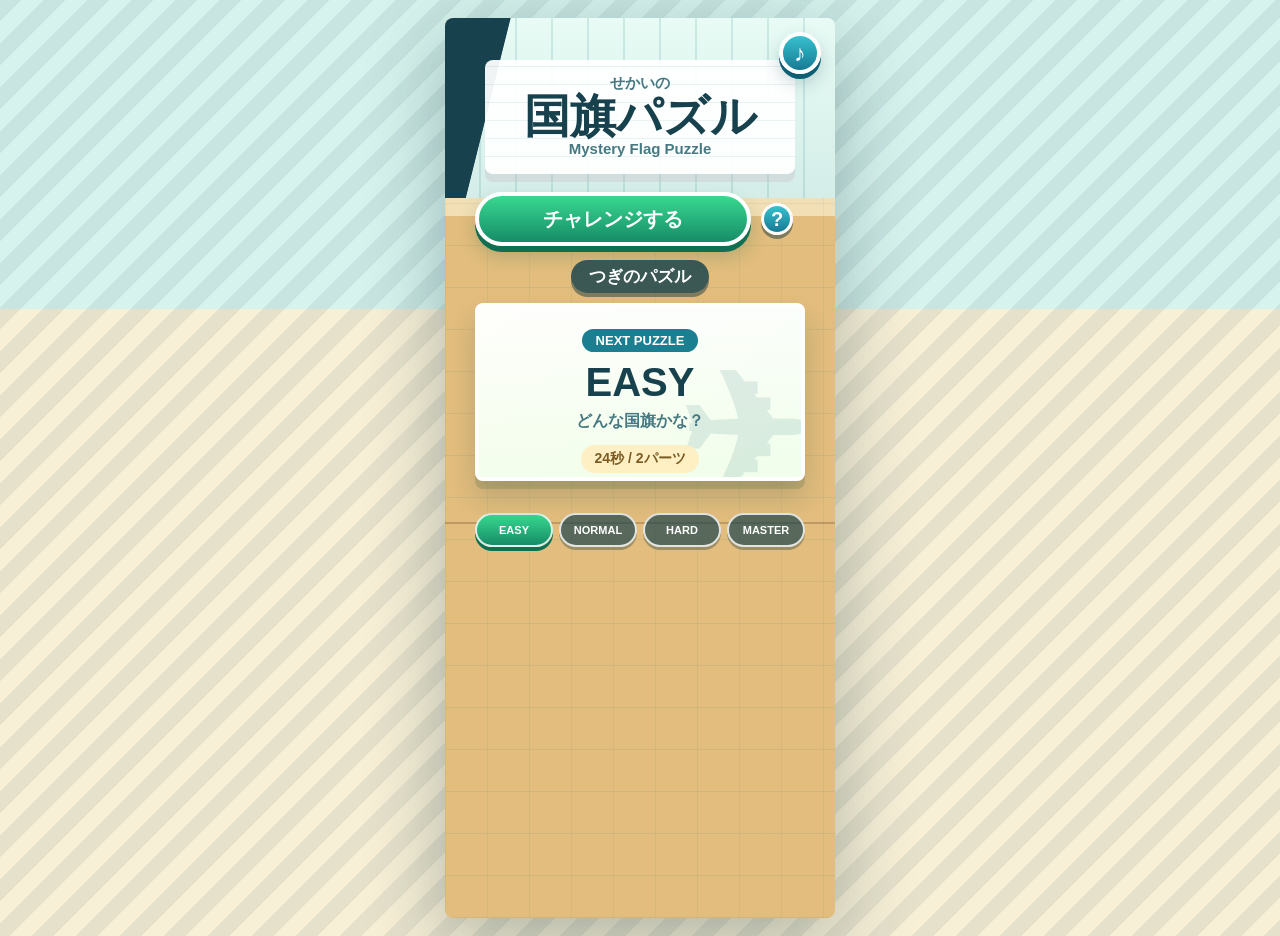
<file: index.html>
<!doctype html>
<html lang="ja">
  <head>
    <meta charset="utf-8" />
    <meta name="viewport" content="width=device-width, initial-scale=1" />
    <title>せかいの国旗パズルゲーム</title>
    <link rel="stylesheet" href="styles.css?v=20260705-4" />
  </head>
  <body>
    <main class="game" aria-live="polite">
      <section class="desk" aria-label="国旗パズルゲーム">
        <button class="sound-toggle active" id="soundToggle" type="button" aria-label="音を切る" aria-pressed="true" title="音を切る">♪</button>

        <section class="home-screen" id="homeScreen" aria-label="トップ画面">
          <div class="home-title">
            <span class="title-small">せかいの</span>
            <h1>国旗パズル</h1>
            <span class="title-small">Mystery Flag Puzzle</span>
          </div>

          <div class="home-actions">
            <button class="start-button" id="startButton" type="button">チャレンジする</button>
            <button class="help-button help-button-large" id="homeRulesButton" type="button" aria-label="ルールを見る" title="ルールを見る">?</button>
          </div>

          <div class="level-select-title">つぎのパズル</div>
          <div class="level-list next-challenge" id="levelList"></div>
          <div class="difficulty-road" id="difficultyRoad" aria-label="難易度の進み方"></div>
        </section>

        <section class="play-screen" id="playScreen" aria-label="プレイ画面" hidden>
          <div class="top-ui">
            <button class="icon-button" id="homeButton" type="button" aria-label="トップへ戻る" title="トップへ戻る">
              <span aria-hidden="true">⌂</span>
            </button>
            <div class="country-pill" id="countryName">
              <span class="country-ja">メキシコ</span>
              <span class="country-en">Mexico</span>
            </div>
            <div class="point-pill" aria-label="ポイント" title="ポイント">
              <span class="point-badge" aria-hidden="true"></span>
              <span id="pointCount">0</span>
            </div>
          </div>

          <div class="level-row">
            <div class="level-chip" id="levelChip">STAGE 1</div>
            <button class="help-button" id="rulesButton" type="button" aria-label="ルールを見る" title="ルールを見る">?</button>
          </div>

          <div class="timer-pill" aria-label="残り時間">
            <span class="clock" aria-hidden="true"></span>
            <span id="timer">20s</span>
          </div>

          <div class="flag-stage">
            <div class="tray">
              <div class="flag-board" id="flagBoard"></div>
            </div>
          </div>

          <div class="parts-zone" id="partsZone" aria-label="候補パーツ"></div>

          <div class="hint-pill" id="message">パーツをタップして国旗を完成させよう</div>
          <button class="continue-button" id="continueButton" type="button" hidden>つぎへ</button>
        </section>

        <dialog class="result-dialog" id="resultDialog">
          <div class="result-title" id="resultTitle">クリア！</div>
          <p id="resultText">よくできました。</p>
          <div class="result-actions">
            <button class="secondary-button" id="closeDialogButton" type="button">つづける</button>
            <button class="primary-button" id="nextButton" type="button">次の国旗</button>
          </div>
        </dialog>

        <dialog class="rules-dialog" id="rulesDialog">
          <div class="result-title">ルール</div>
          <p>国名に合うパーツを全部タップして、国旗を完成させます。</p>
          <p>正しいパーツは +1 ポイント。クリア時は残り時間ボーナスが入ります。</p>
          <p>ポイントはスコアです。最後まで進むとランクが出ます。</p>
          <div class="result-actions">
            <button class="primary-button" id="closeRulesButton" type="button">OK</button>
          </div>
        </dialog>
      </section>
    </main>

    <script src="script.js?v=20260705-4"></script>
  </body>
</html>
</file>
<file: styles.css>
:root {
  --ink: #183f4a;
  --panel: #fffaf0;
  --wood: #e0b978;
  --wood-dark: #8e6d45;
  --sky: #d8f0ec;
  --blue: #1ba7d6;
  --green: #34b77a;
  --red: #f32935;
  --shadow: 0 18px 34px rgba(42, 66, 69, 0.22);
}

* {
  box-sizing: border-box;
}

html,
body {
  min-height: 100%;
}

body {
  margin: 0;
  font-family: "Trebuchet MS", "Hiragino Sans", "Yu Gothic", sans-serif;
  color: var(--ink);
  background:
    linear-gradient(135deg, rgba(24, 63, 74, 0.08) 0 25%, transparent 25% 50%, rgba(24, 63, 74, 0.08) 50% 75%, transparent 75%),
    linear-gradient(180deg, #d7f3ee 0 33%, #f7efd6 33% 100%);
  background-size: 44px 44px, auto;
}

button {
  font: inherit;
}

[hidden] {
  display: none !important;
}

.game {
  min-height: 100vh;
  display: grid;
  align-items: center;
  justify-items: start;
  padding: 0;
}

.desk {
  position: relative;
  width: min(390px, 100vw);
  min-height: min(900px, 100vh);
  overflow: hidden;
  border-radius: 8px;
  background:
    linear-gradient(180deg, rgba(255, 255, 255, 0.3), transparent 18%),
    repeating-linear-gradient(0deg, rgba(29, 95, 104, 0.08) 0 1px, transparent 1px 42px),
    repeating-linear-gradient(90deg, rgba(29, 95, 104, 0.06) 0 1px, transparent 1px 42px),
    linear-gradient(180deg, #f2dfb5 0 22%, #e2bd7d 22% 100%);
  box-shadow: 0 24px 80px rgba(21, 53, 58, 0.32);
}

.desk::before {
  content: "";
  position: absolute;
  inset: 0 0 auto 0;
  height: 180px;
  background:
    linear-gradient(104deg, #17424d 0 15%, transparent 15.2%),
    repeating-linear-gradient(90deg, transparent 0 34px, rgba(30, 123, 132, 0.14) 34px 36px),
    linear-gradient(180deg, #e8fbf5, #d4ede8);
}

.desk::after {
  content: "";
  position: absolute;
  left: 0;
  right: 0;
  top: 504px;
  height: 2px;
  background: rgba(99, 60, 35, 0.28);
}

.top-ui,
.level-row,
.home-screen,
.play-screen,
.sound-toggle,
.timer-pill,
.flag-stage,
.parts-zone,
.hint-pill {
  position: relative;
  z-index: 1;
}

.sound-toggle {
  position: absolute;
  top: 14px;
  right: 14px;
  z-index: 5;
  width: 42px;
  height: 42px;
  display: grid;
  place-items: center;
  border: 4px solid #fff;
  border-radius: 50%;
  color: #fff;
  background: linear-gradient(180deg, #38c1cf, #167b94);
  font-size: 23px;
  font-weight: 900;
  line-height: 1;
  box-shadow: 0 5px 0 #0f5f74, 0 9px 18px rgba(20, 70, 85, 0.24);
  cursor: pointer;
}

.sound-toggle.muted {
  color: rgba(255, 255, 255, 0.78);
  background: linear-gradient(180deg, #aaa1b3, #766d80);
  box-shadow: 0 5px 0 #5f566a, 0 9px 18px rgba(42, 27, 83, 0.18);
}

.sound-toggle.muted::after {
  content: "";
  position: absolute;
  width: 26px;
  height: 4px;
  border-radius: 999px;
  background: #fff;
  transform: rotate(-38deg);
  box-shadow: 0 2px 0 rgba(64, 33, 81, 0.2);
}

.home-screen {
  height: min(900px, 100vh);
  overflow-y: auto;
  padding: 42px 18px 18px;
  scrollbar-width: thin;
}

.home-title {
  width: min(310px, 100%);
  margin: 0 auto 18px;
  padding: 14px 18px 16px;
  border-radius: 8px;
  color: #17424d;
  background:
    repeating-linear-gradient(0deg, transparent 0 17px, rgba(54, 135, 147, 0.1) 17px 18px),
    rgba(255, 255, 255, 0.94);
  text-align: center;
  box-shadow: 0 8px 0 rgba(194, 190, 196, 0.35);
}

.home-title h1 {
  margin: 0;
  font-size: clamp(34px, 10vw, 46px);
  line-height: 1.05;
  letter-spacing: 0;
}

.title-small {
  display: block;
  color: #477982;
  font-size: 15px;
  font-weight: 900;
  line-height: 1.2;
}

.home-actions {
  display: grid;
  grid-template-columns: 1fr 44px;
  gap: 10px;
  width: min(330px, 100%);
  margin: 0 auto 14px;
  align-items: center;
}

.start-button {
  min-height: 54px;
  border: 4px solid #fff;
  border-radius: 999px;
  color: #fff;
  background: linear-gradient(180deg, #39d890, #168c68);
  font-size: 20px;
  font-weight: 900;
  box-shadow: 0 6px 0 #0e6f52, 0 10px 18px rgba(27, 96, 72, 0.24);
  cursor: pointer;
}

.help-button-large {
  width: 44px;
  font-size: 24px;
}

.level-select-title {
  width: max-content;
  margin: 0 auto 10px;
  padding: 5px 18px;
  border-radius: 999px;
  color: #fff;
  background: rgba(23, 66, 77, 0.82);
  font-size: 17px;
  font-weight: 900;
  box-shadow: 0 4px 0 rgba(11, 44, 54, 0.45);
}

.level-list {
  display: grid;
  gap: 14px;
  padding-bottom: 18px;
}

.next-challenge {
  width: min(330px, 100%);
  margin: 0 auto;
}

.next-stage-card {
  position: relative;
  min-height: 178px;
  width: 100%;
  border: 4px solid rgba(255, 255, 255, 0.92);
  border-radius: 8px;
  color: #17424d;
  background:
    repeating-linear-gradient(0deg, transparent 0 18px, rgba(31, 105, 117, 0.1) 18px 19px),
    linear-gradient(180deg, rgba(255, 255, 255, 0.97), rgba(255, 249, 232, 0.97)),
    linear-gradient(135deg, #f6df8f, #8bd5c9);
  box-shadow: 0 8px 0 rgba(80, 100, 74, 0.22), 0 16px 26px rgba(36, 71, 68, 0.2);
  cursor: pointer;
  overflow: hidden;
}

.next-stage-card::before {
  content: "✈";
  position: absolute;
  right: -8px;
  bottom: -34px;
  color: rgba(31, 105, 117, 0.12);
  font-size: 156px;
  font-weight: 900;
  line-height: 1;
}

.next-stage-card span {
  position: relative;
  z-index: 1;
  display: block;
  text-align: center;
}

.next-stage-kicker {
  width: max-content;
  margin: 18px auto 10px;
  padding: 4px 14px;
  border-radius: 999px;
  color: #fff;
  background: #1b7f91;
  font-size: 13px;
  font-weight: 900;
}

.next-stage-title {
  color: #17424d;
  font-size: 40px;
  font-weight: 900;
  line-height: 1;
}

.next-stage-hint {
  margin-top: 9px;
  color: #477982;
  font-size: 16px;
  font-weight: 900;
}

.next-stage-meta {
  width: max-content;
  margin: 13px auto 0;
  padding: 5px 13px;
  border-radius: 999px;
  color: #7b5b24;
  background: rgba(255, 239, 193, 0.92);
  font-size: 14px;
  font-weight: 900;
}

.next-stage-card.difficulty-easy {
  background:
    linear-gradient(180deg, rgba(255, 255, 255, 0.96), rgba(245, 255, 238, 0.96)),
    linear-gradient(135deg, #fff3b8, #76e596);
}

.next-stage-card.difficulty-normal {
  background:
    linear-gradient(180deg, rgba(255, 255, 255, 0.96), rgba(235, 250, 255, 0.96)),
    linear-gradient(135deg, #bff1ff, #78b8ff);
}

.next-stage-card.difficulty-hard {
  background:
    linear-gradient(180deg, rgba(255, 255, 255, 0.96), rgba(255, 245, 226, 0.96)),
    linear-gradient(135deg, #ffd47c, #ff9a5a);
}

.next-stage-card.difficulty-master {
  background:
    linear-gradient(180deg, rgba(255, 255, 255, 0.96), rgba(244, 236, 255, 0.96)),
    linear-gradient(135deg, #d5c4ff, #8b64df);
}

.difficulty-road {
  display: grid;
  grid-template-columns: repeat(4, minmax(0, 1fr));
  gap: 6px;
  width: min(330px, 100%);
  margin: 14px auto 0;
}

.road-item {
  min-height: 34px;
  display: grid;
  place-items: center;
  padding: 0 2px;
  border: 2px solid rgba(255, 255, 255, 0.82);
  border-radius: 999px;
  color: #fff;
  background: rgba(23, 66, 77, 0.68);
  font-size: 11px;
  font-weight: 900;
  box-shadow: 0 3px 0 rgba(11, 44, 54, 0.32);
  cursor: pointer;
}

.road-item.active {
  background: linear-gradient(180deg, #39d890, #168c68);
  box-shadow: 0 4px 0 #0e6f52;
}

.difficulty-section {
  border-radius: 8px;
  padding: 10px;
  background: rgba(255, 247, 229, 0.62);
  box-shadow: inset 0 0 0 2px rgba(255, 255, 255, 0.55);
}

.difficulty-header {
  display: flex;
  align-items: center;
  justify-content: space-between;
  gap: 8px;
  margin-bottom: 9px;
}

.difficulty-name {
  display: inline-flex;
  min-height: 30px;
  align-items: center;
  padding: 3px 14px;
  border-radius: 999px;
  color: #fff;
  font-size: 18px;
  font-weight: 900;
  box-shadow: 0 4px 0 rgba(72, 42, 52, 0.25);
}

.difficulty-note {
  color: #6c4257;
  font-size: 12px;
  font-weight: 900;
}

.difficulty-easy .difficulty-name {
  background: linear-gradient(180deg, #35df65, #17a949);
}

.difficulty-normal .difficulty-name {
  background: linear-gradient(180deg, #28c8ef, #168db5);
}

.difficulty-hard .difficulty-name {
  background: linear-gradient(180deg, #ffb53d, #e2741d);
}

.difficulty-master .difficulty-name {
  background: linear-gradient(180deg, #a887ff, #6841bd);
}

.difficulty-grid {
  display: grid;
  grid-template-columns: repeat(2, minmax(0, 1fr));
  gap: 10px;
}

.level-card {
  min-height: 76px;
  padding: 11px 8px 10px;
  border: 3px solid rgba(255, 255, 255, 0.88);
  border-radius: 8px;
  color: #17424d;
  background:
    repeating-linear-gradient(0deg, transparent 0 16px, rgba(31, 105, 117, 0.09) 16px 17px),
    linear-gradient(180deg, rgba(255, 255, 255, 0.95), rgba(255, 247, 229, 0.95)),
    linear-gradient(135deg, #f2d885, #88d6ca);
  box-shadow: 0 6px 0 rgba(80, 100, 74, 0.2), 0 10px 18px rgba(36, 71, 68, 0.16);
  cursor: pointer;
  text-align: center;
}

.level-card.next-level {
  border-color: #fff;
  background:
    linear-gradient(180deg, rgba(255, 255, 255, 0.98), rgba(255, 250, 220, 0.98)),
    linear-gradient(135deg, #fff18c, #5ee48a);
  box-shadow: 0 7px 0 rgba(20, 122, 61, 0.35), 0 10px 18px rgba(89, 50, 32, 0.18);
}

.level-card:active {
  transform: translateY(4px);
  box-shadow: 0 2px 0 rgba(130, 78, 46, 0.23);
}

.level-card span {
  display: block;
}

.level-card-number {
  width: max-content;
  margin: 0 auto 4px;
  padding: 2px 9px;
  border-radius: 999px;
  color: #fff;
  background: #1b7f91;
  font-size: 12px;
  font-weight: 900;
}

.level-card-en {
  color: #477982;
  font-size: 11px;
  font-weight: 900;
  line-height: 1.2;
  text-transform: uppercase;
}

.level-card-meta {
  margin-top: 6px;
  color: #9a5b35;
  font-size: 12px;
  font-weight: 900;
}

.top-ui {
  display: grid;
  grid-template-columns: 52px 1fr 94px;
  gap: 12px;
  align-items: center;
  padding: 48px 22px 0;
}

.icon-button {
  width: 50px;
  aspect-ratio: 1;
  border: 4px solid #fff;
  border-radius: 50%;
  color: #fff;
  background: linear-gradient(180deg, #38c1cf, #167b94);
  font-size: 34px;
  font-weight: 900;
  line-height: 1;
  box-shadow: 0 4px 0 #0f5f74, 0 6px 14px rgba(20, 70, 85, 0.28);
  cursor: pointer;
}

.country-pill,
.timer-pill,
.point-pill,
.hint-pill {
  display: flex;
  align-items: center;
  justify-content: center;
  border-radius: 999px;
  font-weight: 900;
  letter-spacing: 0;
  text-align: center;
}

.country-pill {
  flex-direction: column;
  gap: 1px;
  min-width: 0;
  min-height: 58px;
  padding: 7px 12px 8px;
  color: #17424d;
  background:
    repeating-linear-gradient(0deg, transparent 0 14px, rgba(54, 135, 147, 0.09) 14px 15px),
    rgba(255, 255, 255, 0.94);
  white-space: nowrap;
  box-shadow: 0 8px 0 rgba(194, 190, 196, 0.35);
}

.country-ja {
  font-size: clamp(24px, 6.8vw, 34px);
  line-height: 1.02;
}

.country-en {
  color: #477982;
  font-size: clamp(12px, 3.2vw, 15px);
  line-height: 1;
}

.point-pill {
  gap: 8px;
  justify-content: flex-start;
  padding: 0 10px 0 6px;
  min-height: 44px;
  color: #fff;
  background: rgba(26, 75, 82, 0.38);
  font-size: 28px;
  text-shadow: 0 2px 0 rgba(0, 0, 0, 0.18);
}

.point-badge {
  position: relative;
  display: grid;
  place-items: center;
  width: 34px;
  aspect-ratio: 1;
  border-radius: 50%;
  border: 4px solid #ffdf65;
  background: radial-gradient(circle, #ffef6c 0 28%, #f7b72e 30% 100%);
  box-shadow: inset 0 0 0 3px #e78f17;
}

.point-badge::before {
  content: "P";
  color: #a45a00;
  font-size: 15px;
  font-weight: 900;
  line-height: 1;
}

.level-row {
  display: flex;
  justify-content: center;
  align-items: center;
  gap: 8px;
  margin: 10px auto 0;
}

.level-chip {
  width: max-content;
  min-height: 32px;
  padding: 4px 18px;
  border-radius: 999px;
  color: #fff;
  background: rgba(23, 66, 77, 0.84);
  font-size: 18px;
  font-weight: 900;
  box-shadow: 0 4px 0 rgba(11, 44, 54, 0.45);
}

.help-button {
  width: 32px;
  aspect-ratio: 1;
  border: 3px solid #fff;
  border-radius: 50%;
  color: #fff;
  background: linear-gradient(180deg, #38c1cf, #167b94);
  font-size: 20px;
  font-weight: 900;
  line-height: 1;
  box-shadow: 0 4px 0 rgba(11, 44, 54, 0.45);
  cursor: pointer;
}

.timer-pill {
  width: 145px;
  min-height: 52px;
  gap: 9px;
  margin: 10px auto 0;
  color: white;
  background: linear-gradient(180deg, #42c9d4, #15809b);
  border: 3px solid rgba(255, 255, 255, 0.92);
  font-size: 40px;
  box-shadow: 0 4px 0 #0f5f74;
}

.clock {
  width: 38px;
  aspect-ratio: 1;
  border-radius: 50%;
  border: 5px solid #e9f9ff;
  background:
    linear-gradient(40deg, transparent 0 46%, #d97922 47% 53%, transparent 54%),
    linear-gradient(92deg, transparent 0 46%, #2a90ba 47% 53%, transparent 54%),
    #fff6d8;
  box-shadow: inset 0 0 0 2px #42c8ed;
}

.flag-stage {
  margin: 74px auto 0;
  width: min(368px, calc(100% - 46px));
  perspective: 900px;
}

.tray {
  padding: 18px 18px 24px;
  border-radius: 6px;
  background:
    repeating-linear-gradient(0deg, transparent 0 18px, rgba(31, 105, 117, 0.08) 18px 19px),
    linear-gradient(180deg, #fffaf0 0%, #f5ead4 100%);
  transform: rotateX(6deg) rotate(-1deg);
  box-shadow: var(--shadow);
}

.flag-board {
  position: relative;
  height: 164px;
  overflow: hidden;
  background: #f7f8f5;
  box-shadow:
    inset 0 0 0 2px rgba(31, 105, 117, 0.12),
    inset 0 -9px rgba(30, 83, 91, 0.08);
}

.flag-board::after {
  content: "";
  position: absolute;
  inset: 0;
  z-index: 40;
  pointer-events: none;
  box-shadow:
    inset 0 0 0 2px rgba(86, 67, 60, 0.22),
    inset 0 -8px rgba(0, 0, 0, 0.06);
}

.stripe,
.field,
.diagonal,
.cross,
.emblem-slot,
.slot-ghost,
.piece-art {
  position: absolute;
}

.emblem-slot {
  left: 50%;
  top: 50%;
  width: var(--slot-size, 84px);
  height: var(--slot-size, 84px);
  translate: -50% -50%;
  display: grid;
  place-items: center;
  color: rgba(85, 85, 85, 0.22);
  filter: grayscale(1);
}

.emblem-slot.empty {
  opacity: 0.55;
}

.emblem-slot.filled {
  color: inherit;
  opacity: 1;
  filter: none;
  animation: pop-in 260ms ease-out;
}

.parts-zone {
  height: 226px;
  margin: 24px 18px 0;
}

.part {
  position: absolute;
  left: var(--x);
  top: var(--y);
  width: var(--size);
  height: var(--size);
  display: grid;
  place-items: center;
  border: 0;
  background: transparent;
  cursor: pointer;
  touch-action: manipulation;
  transform: rotate(var(--rotate));
  filter: drop-shadow(12px 14px 0 rgba(44, 73, 62, 0.22));
  transition: transform 160ms ease, opacity 180ms ease;
}

.part:hover,
.part:focus-visible {
  transform: translateY(-8px) rotate(var(--rotate));
  outline: none;
}

.part.used {
  opacity: 0;
  pointer-events: none;
}

.piece-art {
  inset: 0;
}

.slot-ghost {
  display: grid;
  place-items: center;
  border: 2px dashed rgba(31, 105, 117, 0.2);
  opacity: 0.28;
  filter: grayscale(1);
}

.slot-ghost .piece-art {
  position: relative;
  width: 100%;
  height: 100%;
}

.board-piece {
  inset: auto;
  right: auto;
  bottom: auto;
  animation: pop-in 220ms ease-out;
  filter: drop-shadow(0 4px 0 rgba(0, 0, 0, 0.08));
}

.board-piece.c-white,
.board-piece.white-panel,
.board-piece.white-field,
.board-piece.arg-white,
.board-piece.egypt-white {
  box-shadow:
    inset 0 0 0 1px rgba(84, 72, 68, 0.18),
    inset 0 -4px rgba(0, 0, 0, 0.035);
}

.blank-bg {
  background:
    linear-gradient(135deg, rgba(255, 255, 255, 0.86), rgba(238, 238, 238, 0.86)),
    repeating-linear-gradient(45deg, #ececec 0 12px, #f7f7f7 12px 24px);
}

.hint-pill {
  width: min(348px, calc(100% - 40px));
  min-height: 56px;
  margin: 0 auto 12px;
  padding: 10px 18px;
  color: #fff;
  background: rgba(23, 66, 77, 0.78);
  font-size: clamp(18px, 5.1vw, 23px);
  text-shadow: 0 2px 0 rgba(11, 44, 54, 0.25);
}

.continue-button {
  position: relative;
  z-index: 1;
  display: block;
  width: min(260px, calc(100% - 72px));
  min-height: 52px;
  margin: 0 auto 12px;
  border: 4px solid #fff;
  border-radius: 999px;
  color: #fff;
  background: linear-gradient(180deg, #39d890, #168c68);
  font-size: 24px;
  font-weight: 900;
  box-shadow: 0 6px 0 #0e6f52, 0 10px 18px rgba(27, 96, 72, 0.24);
  cursor: pointer;
}

.result-dialog,
.rules-dialog {
  z-index: 4;
  width: min(360px, calc(100% - 42px));
  border: 0;
  border-radius: 8px;
  padding: 24px;
  color: var(--ink);
  background: var(--panel);
  box-shadow: 0 22px 70px rgba(35, 15, 32, 0.4);
}

.result-dialog::backdrop,
.rules-dialog::backdrop {
  background: rgba(34, 18, 28, 0.38);
}

.result-title {
  font-size: 34px;
  font-weight: 900;
}

.result-dialog p,
.rules-dialog p {
  margin: 8px 0 18px;
  font-weight: 700;
}

.result-actions {
  display: flex;
  gap: 10px;
}

.primary-button,
.secondary-button {
  flex: 1;
  min-height: 48px;
  border: 0;
  border-radius: 8px;
  font-weight: 900;
  color: white;
  cursor: pointer;
}

.primary-button {
  background: linear-gradient(180deg, #28e255, #16aa39);
  box-shadow: inset 0 2px rgba(255, 255, 255, 0.45);
}

.secondary-button {
  background: #8765c8;
}

.mexico-bg {
  background: linear-gradient(90deg, #15895e 0 33.33%, #fff 33.33% 66.66%, #ff1f35 66.66%);
}

.green-panel {
  background: #15895e;
}

.white-panel,
.white-field,
.arg-white {
  background: #fff;
}

.red-panel {
  background: #ff1f35;
}

.red-field {
  background: #fa1f23;
}

.egypt-red {
  background: #de2447;
}

.egypt-white {
  background: #fff;
}

.egypt-black {
  background: #111;
}

.arg-blue-top,
.arg-blue-bottom {
  background: #72c7f2;
}

.vietnam-bg {
  background: #fa1f23;
}

.egypt-bg {
  background: linear-gradient(180deg, #de2447 0 33.33%, #fff 33.33% 66.66%, #111 66.66%);
}

.korea-bg {
  background: #fff;
}

.union-bg {
  background: #131aa7;
}

.union-bg::before,
.union-bg::after {
  content: "";
  position: absolute;
  inset: 0;
}

.union-bg::before {
  background:
    linear-gradient(32deg, transparent 0 43%, #fff 43.5% 47.5%, #d91e35 48% 51%, #fff 51.5% 55.5%, transparent 56%),
    linear-gradient(148deg, transparent 0 43%, #fff 43.5% 47.5%, #d91e35 48% 51%, #fff 51.5% 55.5%, transparent 56%);
}

.union-bg::after {
  background:
    linear-gradient(90deg, transparent 0 42%, #fff 42% 58%, transparent 58%),
    linear-gradient(0deg, transparent 0 38%, #fff 38% 62%, transparent 62%),
    linear-gradient(90deg, transparent 0 45%, #d91e35 45% 55%, transparent 55%),
    linear-gradient(0deg, transparent 0 43%, #d91e35 43% 57%, transparent 57%);
}

.center {
  left: 50%;
  top: 50%;
  translate: -50% -50%;
}

.star {
  width: 100%;
  height: 100%;
  background: #ffd92e;
  clip-path: polygon(50% 0, 61% 35%, 98% 35%, 68% 56%, 79% 91%, 50% 70%, 21% 91%, 32% 56%, 2% 35%, 39% 35%);
}

.eagle {
  color: #d6a11c;
}

.eagle::before {
  content: "♜";
  font-size: 74px;
  line-height: 1;
}

.sun,
.taegeuk {
  border-radius: 50%;
  background: #fff;
}

.sun::before {
  content: "";
  position: absolute;
  inset: 11%;
  border-radius: 50%;
  background:
    repeating-conic-gradient(from 2deg, #f6bd36 0 5deg, transparent 5deg 10deg),
    radial-gradient(circle, #ffd43f 0 29%, transparent 30%);
}

.blue-sun {
  filter: hue-rotate(178deg) saturate(1.5);
}

.mexico-seal::before {
  content: "🦅";
  font-size: 48px;
  line-height: 1;
}

.taegeuk {
  overflow: hidden;
  border: 1px solid rgba(0, 0, 0, 0.06);
  background: linear-gradient(180deg, #e62d44 0 50%, #0752b8 50%);
}

.taegeuk::before,
.taegeuk::after {
  content: "";
  position: absolute;
  width: 50%;
  height: 50%;
  border-radius: 50%;
  left: 25%;
}

.taegeuk::before {
  top: 0;
  background: #0752b8;
}

.taegeuk::after {
  bottom: 0;
  background: #e62d44;
}

.trigrams {
  color: #111;
  font-size: 38px;
  font-weight: 900;
  line-height: 0.75;
  display: grid;
  gap: 2px;
}

.trigram-set {
  position: absolute;
  width: 58px;
  height: 34px;
}

.piece-art.trigram-a,
.piece-art.trigram-b,
.piece-art.trigram-c,
.piece-art.trigram-d {
  left: 0;
  top: 0;
  right: auto;
  bottom: auto;
  width: 100%;
  height: 100%;
  display: grid;
  align-content: center;
  gap: 12%;
  transform: none;
}

.piece-art.trigram-a span,
.piece-art.trigram-b span,
.piece-art.trigram-c span,
.piece-art.trigram-d span {
  display: block;
  height: 20%;
  background: #111;
}

.piece-art.trigram-b span:nth-child(2),
.piece-art.trigram-c span:nth-child(1),
.piece-art.trigram-c span:nth-child(3),
.piece-art.trigram-d span {
  background: linear-gradient(90deg, #111 0 42%, transparent 42% 58%, #111 58%);
}

.trigram-set span {
  display: block;
  height: 7px;
  margin-bottom: 5px;
  background: #111;
}

.trigram-set.split span:nth-child(2) {
  background: linear-gradient(90deg, #111 0 42%, transparent 42% 58%, #111 58%);
}

.trigram-a {
  left: 20%;
  top: 20%;
  transform: rotate(-32deg);
}

.trigram-b {
  right: 20%;
  top: 20%;
  transform: rotate(32deg);
}

.trigram-c {
  left: 20%;
  bottom: 20%;
  transform: rotate(32deg);
}

.trigram-d {
  right: 20%;
  bottom: 20%;
  transform: rotate(-32deg);
}

.leaf {
  width: 100%;
  height: 100%;
  background: #fff;
  clip-path: polygon(48% 0, 58% 23%, 76% 15%, 70% 35%, 94% 32%, 72% 48%, 83% 68%, 59% 59%, 55% 100%, 45% 100%, 41% 59%, 17% 68%, 28% 48%, 6% 32%, 30% 35%, 24% 15%, 42% 23%);
}

.five-stars {
  position: relative;
  width: 100%;
  height: 100%;
}

.five-stars::before {
  content: "✦ ✦\A ✦\A✦ ✦";
  white-space: pre;
  position: absolute;
  inset: 0;
  display: grid;
  place-items: center;
  color: #fff;
  font-size: 28px;
  line-height: 0.8;
  font-weight: 900;
}

.stgeorge {
  background:
    linear-gradient(90deg, transparent 0 42%, #e51f2f 42% 58%, transparent 58%),
    linear-gradient(0deg, transparent 0 42%, #e51f2f 42% 58%, transparent 58%);
}

.red-cross {
  background:
    linear-gradient(90deg, transparent 0 42%, #e51f2f 42% 58%, transparent 58%),
    linear-gradient(0deg, transparent 0 42%, #e51f2f 42% 58%, transparent 58%);
}

.c-red {
  background: #e82936;
}

.c-deep-red {
  background: #c8192e;
}

.c-white {
  background: #fff;
}

.c-blue {
  background: #1756b8;
}

.c-navy {
  background: #122486;
}

.c-sky {
  background: #72c7f2;
}

.c-green {
  background: #138a57;
}

.c-deep-green {
  background: #087847;
}

.c-yellow {
  background: #ffd735;
}

.c-gold {
  background: #f4b22a;
}

.c-black {
  background: #111;
}

.c-orange {
  background: #f48b35;
}

.c-maroon {
  background: #7b1432;
}

.stripe-reds {
  background: repeating-linear-gradient(180deg, #e82936 0 7.69%, #fff 7.69% 15.38%);
}

.stripe-red-white {
  background: repeating-linear-gradient(180deg, #e82936 0 7.14%, #fff 7.14% 14.28%);
}

.stripe-blue-white {
  background: repeating-linear-gradient(180deg, #1756b8 0 20%, #fff 20% 40%);
}

.sym-star,
.sym-white-star,
.sym-green-star,
.sym-black-star {
  background: #ffd735;
  clip-path: polygon(50% 0, 61% 35%, 98% 35%, 68% 56%, 79% 91%, 50% 70%, 21% 91%, 32% 56%, 2% 35%, 39% 35%);
}

.sym-white-star {
  background: #fff;
}

.sym-green-star {
  background: #087847;
}

.sym-black-star {
  background: #111;
}

.sym-david-star {
  display: grid;
  place-items: center;
  color: #1756b8;
  background: transparent;
}

.sym-david-star::before {
  content: "✡";
  font-size: min(72px, 15vw);
  font-weight: 900;
  line-height: 1;
}

.sym-red-disc,
.sym-blue-disc,
.sym-yellow-disc,
.sym-white-disc {
  border-radius: 50%;
}

.sym-red-disc {
  background: #e82936;
}

.sym-blue-disc {
  background: #1756b8;
}

.sym-yellow-disc {
  background: #f4b22a;
}

.sym-white-disc {
  background: #fff;
}

.sym-sun,
.sym-blue-wheel {
  border-radius: 50%;
  background: #fff;
}

.sym-sun::before,
.sym-blue-wheel::before {
  content: "";
  position: absolute;
  inset: 8%;
  border-radius: 50%;
  background:
    repeating-conic-gradient(from 2deg, #f4b22a 0 5deg, transparent 5deg 10deg),
    radial-gradient(circle, #ffd735 0 30%, transparent 31%);
}

.sym-blue-wheel::before {
  background:
    repeating-conic-gradient(from 2deg, #1756b8 0 4deg, transparent 4deg 9deg),
    radial-gradient(circle, #1756b8 0 14%, transparent 15%);
}

.sym-eagle {
  display: grid;
  place-items: center;
  color: #b8841c;
}

.sym-eagle::before {
  content: "🦅";
  font-size: min(68px, 14vw);
  line-height: 1;
}

.spain-emblem,
.portugal-emblem {
  display: grid;
  place-items: center;
  border-radius: 50%;
  background:
    radial-gradient(circle, #f6d24b 0 44%, #d62635 45% 56%, #f6d24b 57% 100%);
  box-shadow: inset 0 0 0 2px rgba(92, 44, 23, 0.18);
}

.spain-emblem::before,
.portugal-emblem::before {
  content: "";
  width: 45%;
  height: 58%;
  border-radius: 0 0 35% 35%;
  background:
    linear-gradient(90deg, #d62635 0 33%, #fff 33% 66%, #d62635 66%),
    #fff;
  box-shadow: 0 -6px 0 #f6d24b;
}

.brazil-globe {
  overflow: hidden;
  border-radius: 50%;
  background:
    radial-gradient(circle at 35% 35%, #fff 0 2.5%, transparent 3%),
    radial-gradient(circle at 62% 54%, #fff 0 2.2%, transparent 2.8%),
    radial-gradient(circle at 50% 72%, #fff 0 2.2%, transparent 2.8%),
    linear-gradient(18deg, transparent 0 39%, #fff 40% 48%, transparent 49%),
    #1756b8;
}

.ethiopia-emblem {
  display: grid;
  place-items: center;
  border-radius: 50%;
  background: #1756b8;
}

.ethiopia-emblem::before {
  content: "★";
  color: #ffd735;
  font-size: min(56px, 12vw);
  line-height: 1;
}

.sym-maple {
  background: #e82936;
  clip-path: polygon(48% 0, 58% 23%, 76% 15%, 70% 35%, 94% 32%, 72% 48%, 83% 68%, 59% 59%, 55% 100%, 45% 100%, 41% 59%, 17% 68%, 28% 48%, 6% 32%, 30% 35%, 24% 15%, 42% 23%);
}

.sym-crescent {
  background: center / contain no-repeat url("data:image/svg+xml,%3Csvg width='120' height='90' viewBox='0 0 120 90' xmlns='http://www.w3.org/2000/svg'%3E%3Cmask id='m'%3E%3Crect width='120' height='90' fill='black'/%3E%3Ccircle cx='45' cy='45' r='30' fill='white'/%3E%3Ccircle cx='57' cy='45' r='25' fill='black'/%3E%3C/mask%3E%3Crect width='120' height='90' fill='%23fff' mask='url(%23m)'/%3E%3C/svg%3E");
}

.sym-crescent-star {
  background: center / contain no-repeat url("data:image/svg+xml,%3Csvg width='120' height='90' viewBox='0 0 120 90' xmlns='http://www.w3.org/2000/svg'%3E%3Cmask id='m'%3E%3Crect width='120' height='90' fill='black'/%3E%3Ccircle cx='43' cy='45' r='30' fill='white'/%3E%3Ccircle cx='55' cy='45' r='25' fill='black'/%3E%3C/mask%3E%3Crect width='120' height='90' fill='%23fff' mask='url(%23m)'/%3E%3Cpath fill='%23fff' d='M86 27l4.9 12.5 13.4-.6-10.5 8.2 4.7 12.6-11.2-7.4-10.5 8.2 3.6-13-11.2-7.4 13.4-.6z'/%3E%3C/svg%3E");
}

.sym-yellow-crescent {
  background: center / contain no-repeat url("data:image/svg+xml,%3Csvg width='120' height='90' viewBox='0 0 120 90' xmlns='http://www.w3.org/2000/svg'%3E%3Cmask id='m'%3E%3Crect width='120' height='90' fill='black'/%3E%3Ccircle cx='45' cy='45' r='30' fill='white'/%3E%3Ccircle cx='57' cy='45' r='25' fill='black'/%3E%3C/mask%3E%3Crect width='120' height='90' fill='%23ffd735' mask='url(%23m)'/%3E%3C/svg%3E");
}

.sym-taegeuk {
  background: center / contain no-repeat url("data:image/svg+xml,%3Csvg width='120' height='120' viewBox='0 0 120 120' xmlns='http://www.w3.org/2000/svg'%3E%3Cg transform='rotate(-33 60 60)'%3E%3CclipPath id='c'%3E%3Ccircle cx='60' cy='60' r='47'/%3E%3C/clipPath%3E%3Cg clip-path='url(%23c)'%3E%3Crect width='120' height='60' fill='%23cd2e3a'/%3E%3Crect y='60' width='120' height='60' fill='%230047a0'/%3E%3Ccircle cx='60' cy='36.5' r='23.5' fill='%230047a0'/%3E%3Ccircle cx='60' cy='83.5' r='23.5' fill='%23cd2e3a'/%3E%3C/g%3E%3Ccircle cx='60' cy='60' r='47' fill='none' stroke='rgba(0,0,0,.08)' stroke-width='1.5'/%3E%3C/g%3E%3C/svg%3E");
}

.korea-trigrams {
  background: center / contain no-repeat url("data:image/svg+xml,%3Csvg width='360' height='240' viewBox='0 0 360 240' xmlns='http://www.w3.org/2000/svg'%3E%3Cdefs%3E%3Cg id='solid'%3E%3Crect x='-32' y='-19' width='64' height='8' rx='1'/%3E%3Crect x='-32' y='-4' width='64' height='8' rx='1'/%3E%3Crect x='-32' y='11' width='64' height='8' rx='1'/%3E%3C/g%3E%3Cg id='broken'%3E%3Crect x='-32' y='-19' width='25' height='8' rx='1'/%3E%3Crect x='7' y='-19' width='25' height='8' rx='1'/%3E%3Crect x='-32' y='-4' width='25' height='8' rx='1'/%3E%3Crect x='7' y='-4' width='25' height='8' rx='1'/%3E%3Crect x='-32' y='11' width='25' height='8' rx='1'/%3E%3Crect x='7' y='11' width='25' height='8' rx='1'/%3E%3C/g%3E%3Cg id='ri'%3E%3Crect x='-32' y='-19' width='64' height='8' rx='1'/%3E%3Crect x='-32' y='-4' width='25' height='8' rx='1'/%3E%3Crect x='7' y='-4' width='25' height='8' rx='1'/%3E%3Crect x='-32' y='11' width='64' height='8' rx='1'/%3E%3C/g%3E%3Cg id='gam'%3E%3Crect x='-32' y='-19' width='25' height='8' rx='1'/%3E%3Crect x='7' y='-19' width='25' height='8' rx='1'/%3E%3Crect x='-32' y='-4' width='64' height='8' rx='1'/%3E%3Crect x='-32' y='11' width='25' height='8' rx='1'/%3E%3Crect x='7' y='11' width='25' height='8' rx='1'/%3E%3C/g%3E%3C/defs%3E%3Cg fill='%23111'%3E%3Cuse href='%23solid' transform='translate(96 62) rotate(-33)'/%3E%3Cuse href='%23ri' transform='translate(264 62) rotate(33)'/%3E%3Cuse href='%23gam' transform='translate(96 178) rotate(33)'/%3E%3Cuse href='%23broken' transform='translate(264 178) rotate(-33)'/%3E%3C/g%3E%3C/svg%3E");
}

.sym-trigram-a,
.sym-trigram-b,
.sym-trigram-c,
.sym-trigram-d {
  display: grid;
  align-content: center;
  gap: 12%;
}

.sym-trigram-a {
  transform: rotate(-32deg);
}

.sym-trigram-b {
  transform: rotate(32deg);
}

.sym-trigram-c {
  transform: rotate(32deg);
}

.sym-trigram-d {
  transform: rotate(-32deg);
}

.sym-trigram-a span,
.sym-trigram-b span,
.sym-trigram-c span,
.sym-trigram-d span {
  display: block;
  height: 20%;
  background: #111;
}

.sym-trigram-b span:nth-child(1),
.sym-trigram-b span:nth-child(3),
.sym-trigram-c span:nth-child(2),
.sym-trigram-d span {
  background: linear-gradient(90deg, #111 0 42%, transparent 42% 58%, #111 58%);
}

.shape-diamond-yellow {
  background: #ffd735;
  clip-path: polygon(50% 0, 100% 50%, 50% 100%, 0 50%);
}

.shape-triangle-white,
.shape-triangle-blue,
.shape-triangle-red,
.shape-triangle-green,
.shape-triangle-black,
.shape-triangle-yellow {
  clip-path: polygon(0 0, 100% 50%, 0 100%);
}

.shape-triangle-white {
  background: #fff;
}

.shape-triangle-blue {
  background: #1756b8;
}

.shape-triangle-red {
  background: #e82936;
}

.shape-triangle-green {
  background: #138a57;
}

.shape-triangle-yellow {
  background: #ffd735;
}

.shape-triangle-black {
  background:
    linear-gradient(135deg, #111 0 36%, transparent 36% 64%, #111 64%),
    transparent;
  clip-path: none;
}

.shape-diagonal-yellow,
.shape-diagonal-white,
.shape-diagonal-red,
.shape-diagonal-black {
  background: linear-gradient(135deg, transparent 0 42%, currentColor 42% 58%, transparent 58%);
}

.shape-diagonal-yellow {
  color: #ffd735;
}

.shape-diagonal-white {
  color: #fff;
}

.shape-diagonal-red {
  color: #e82936;
}

.shape-diagonal-black {
  color: #111;
}

.jamaica-base {
  background: conic-gradient(from 63deg at 50% 50%, #111 0 54deg, #138a57 54deg 126deg, #111 126deg 234deg, #138a57 234deg 306deg, #111 306deg 360deg);
}

.jamaica-saltire {
  background:
    linear-gradient(27deg, transparent 0 43%, #ffd735 43% 57%, transparent 57%),
    linear-gradient(153deg, transparent 0 43%, #ffd735 43% 57%, transparent 57%);
}

.tanzania-base {
  background: linear-gradient(135deg, #138a57 0 50%, #72c7f2 50% 100%);
}

.tanzania-yellow-band {
  background: linear-gradient(135deg, transparent 0 37%, #ffd735 37% 63%, transparent 63%);
}

.tanzania-black-band {
  background: linear-gradient(135deg, transparent 0 43%, #111 43% 57%, transparent 57%);
}

.cross-red,
.cross-white,
.cross-blue,
.cross-yellow {
  background:
    linear-gradient(90deg, transparent 0 42%, currentColor 42% 58%, transparent 58%),
    linear-gradient(0deg, transparent 0 42%, currentColor 42% 58%, transparent 58%);
}

.cross-red {
  color: #e82936;
}

.cross-white {
  color: #fff;
}

.cross-blue {
  color: #1756b8;
}

.cross-yellow {
  color: #ffd735;
}

.nordic-white,
.nordic-blue,
.nordic-blue-inner,
.nordic-yellow,
.nordic-red {
  background:
    linear-gradient(90deg, transparent 0 28%, currentColor 28% 42%, transparent 42%),
    linear-gradient(0deg, transparent 0 42%, currentColor 42% 58%, transparent 58%);
}

.nordic-blue-inner {
  background:
    linear-gradient(90deg, transparent 0 32%, currentColor 32% 38%, transparent 38%),
    linear-gradient(0deg, transparent 0 46%, currentColor 46% 54%, transparent 54%);
}

.nordic-white {
  color: #fff;
}

.nordic-blue {
  color: #1756b8;
}

.nordic-blue-inner {
  color: #1756b8;
}

.nordic-yellow {
  color: #ffd735;
}

.nordic-red {
  color: #e82936;
}

.canton-blue-stars {
  background-color: #1756b8;
  background-image: url("data:image/svg+xml,%3Csvg width='20' height='18' viewBox='0 0 20 18' xmlns='http://www.w3.org/2000/svg'%3E%3Cpath fill='%23fff' d='M10 1.2l2.1 5h5.3l-4.2 3.2 1.6 5.2L10 11.5l-4.8 3.1 1.6-5.2-4.2-3.2h5.3z'/%3E%3C/svg%3E");
  background-size: 19% 24%;
  background-position: 6% 8%;
}

.china-stars {
  background: center / contain no-repeat url("data:image/svg+xml,%3Csvg width='120' height='90' viewBox='0 0 120 90' xmlns='http://www.w3.org/2000/svg'%3E%3Cpath fill='%23ffd735' d='M10 1.2l2.1 5h5.3l-4.2 3.2 1.6 5.2L10 11.5l-4.8 3.1 1.6-5.2-4.2-3.2h5.3z' transform='translate(15 3) rotate(20 10 9) scale(.75)'/%3E%3Cpath fill='%23ffd735' d='M10 1.2l2.1 5h5.3l-4.2 3.2 1.6 5.2L10 11.5l-4.8 3.1 1.6-5.2-4.2-3.2h5.3z' transform='translate(34 19) rotate(35 10 9) scale(.75)'/%3E%3Cpath fill='%23ffd735' d='M10 1.2l2.1 5h5.3l-4.2 3.2 1.6 5.2L10 11.5l-4.8 3.1 1.6-5.2-4.2-3.2h5.3z' transform='translate(35 40) rotate(10 10 9) scale(.75)'/%3E%3Cpath fill='%23ffd735' d='M10 1.2l2.1 5h5.3l-4.2 3.2 1.6 5.2L10 11.5l-4.8 3.1 1.6-5.2-4.2-3.2h5.3z' transform='translate(18 56) rotate(-20 10 9) scale(.75)'/%3E%3C/svg%3E");
}

.stars-strip {
  background-image: url("data:image/svg+xml,%3Csvg width='20' height='18' viewBox='0 0 20 18' xmlns='http://www.w3.org/2000/svg'%3E%3Cpath fill='%23fff' d='M10 1.2l2.1 5h5.3l-4.2 3.2 1.6 5.2L10 11.5l-4.8 3.1 1.6-5.2-4.2-3.2h5.3z'/%3E%3C/svg%3E");
  background-repeat: repeat;
  background-size: 42% 40%;
}

.singapore-stars {
  background: center / contain no-repeat url("data:image/svg+xml,%3Csvg width='120' height='90' viewBox='0 0 120 90' xmlns='http://www.w3.org/2000/svg'%3E%3Cpath fill='%23fff' d='M10 1.2l2.1 5h5.3l-4.2 3.2 1.6 5.2L10 11.5l-4.8 3.1 1.6-5.2-4.2-3.2h5.3z' transform='translate(49 7) scale(.8)'/%3E%3Cpath fill='%23fff' d='M10 1.2l2.1 5h5.3l-4.2 3.2 1.6 5.2L10 11.5l-4.8 3.1 1.6-5.2-4.2-3.2h5.3z' transform='translate(29 22) scale(.8)'/%3E%3Cpath fill='%23fff' d='M10 1.2l2.1 5h5.3l-4.2 3.2 1.6 5.2L10 11.5l-4.8 3.1 1.6-5.2-4.2-3.2h5.3z' transform='translate(69 22) scale(.8)'/%3E%3Cpath fill='%23fff' d='M10 1.2l2.1 5h5.3l-4.2 3.2 1.6 5.2L10 11.5l-4.8 3.1 1.6-5.2-4.2-3.2h5.3z' transform='translate(36 48) scale(.8)'/%3E%3Cpath fill='%23fff' d='M10 1.2l2.1 5h5.3l-4.2 3.2 1.6 5.2L10 11.5l-4.8 3.1 1.6-5.2-4.2-3.2h5.3z' transform='translate(62 48) scale(.8)'/%3E%3C/svg%3E");
}

.philippines-stars {
  background: center / contain no-repeat url("data:image/svg+xml,%3Csvg width='120' height='120' viewBox='0 0 120 120' xmlns='http://www.w3.org/2000/svg'%3E%3Cpath fill='%23ffd735' d='M10 1.2l2.1 5h5.3l-4.2 3.2 1.6 5.2L10 11.5l-4.8 3.1 1.6-5.2-4.2-3.2h5.3z' transform='translate(16 4) scale(.9)'/%3E%3Cpath fill='%23ffd735' d='M10 1.2l2.1 5h5.3l-4.2 3.2 1.6 5.2L10 11.5l-4.8 3.1 1.6-5.2-4.2-3.2h5.3z' transform='translate(16 96) scale(.9)'/%3E%3Cpath fill='%23ffd735' d='M10 1.2l2.1 5h5.3l-4.2 3.2 1.6 5.2L10 11.5l-4.8 3.1 1.6-5.2-4.2-3.2h5.3z' transform='translate(89 51) scale(.9)'/%3E%3C/svg%3E");
}

.script-sword {
  background:
    linear-gradient(0deg, transparent 0 70%, #fff 70% 78%, transparent 78%),
    linear-gradient(90deg, transparent 0 10%, #fff 10% 88%, transparent 88%);
}

.script-sword::before {
  content: "الله";
  position: absolute;
  inset: 0 0 36% 0;
  display: grid;
  place-items: center;
  color: #fff;
  font-size: 22px;
  font-weight: 900;
}

.sym-shield {
  border-radius: 50% 50% 42% 42%;
  background:
    linear-gradient(90deg, #111 0 25%, #fff 25% 38%, #e82936 38% 62%, #fff 62% 75%, #111 75%);
}

.morocco-star {
  width: 100%;
  height: 100%;
  color: #097a54;
  display: grid;
  place-items: center;
  font-size: min(92px, 17vw);
  font-weight: 900;
}

.morocco-star::before {
  content: "☆";
}

@keyframes pop-in {
  from {
    transform: scale(0.75);
  }

  to {
    transform: scale(1);
  }
}

@media (max-width: 390px) {
  .top-ui {
    grid-template-columns: 48px 1fr 84px;
    gap: 8px;
    padding-inline: 14px;
  }

  .country-pill {
    padding-inline: 12px;
  }

  .point-pill {
    font-size: 24px;
  }

  .flag-stage {
    margin-top: 68px;
  }

  .parts-zone {
    height: 184px;
  }
}

@media (min-width: 700px) {
  .game {
    justify-items: center;
    padding: 18px;
  }
}
</file>
